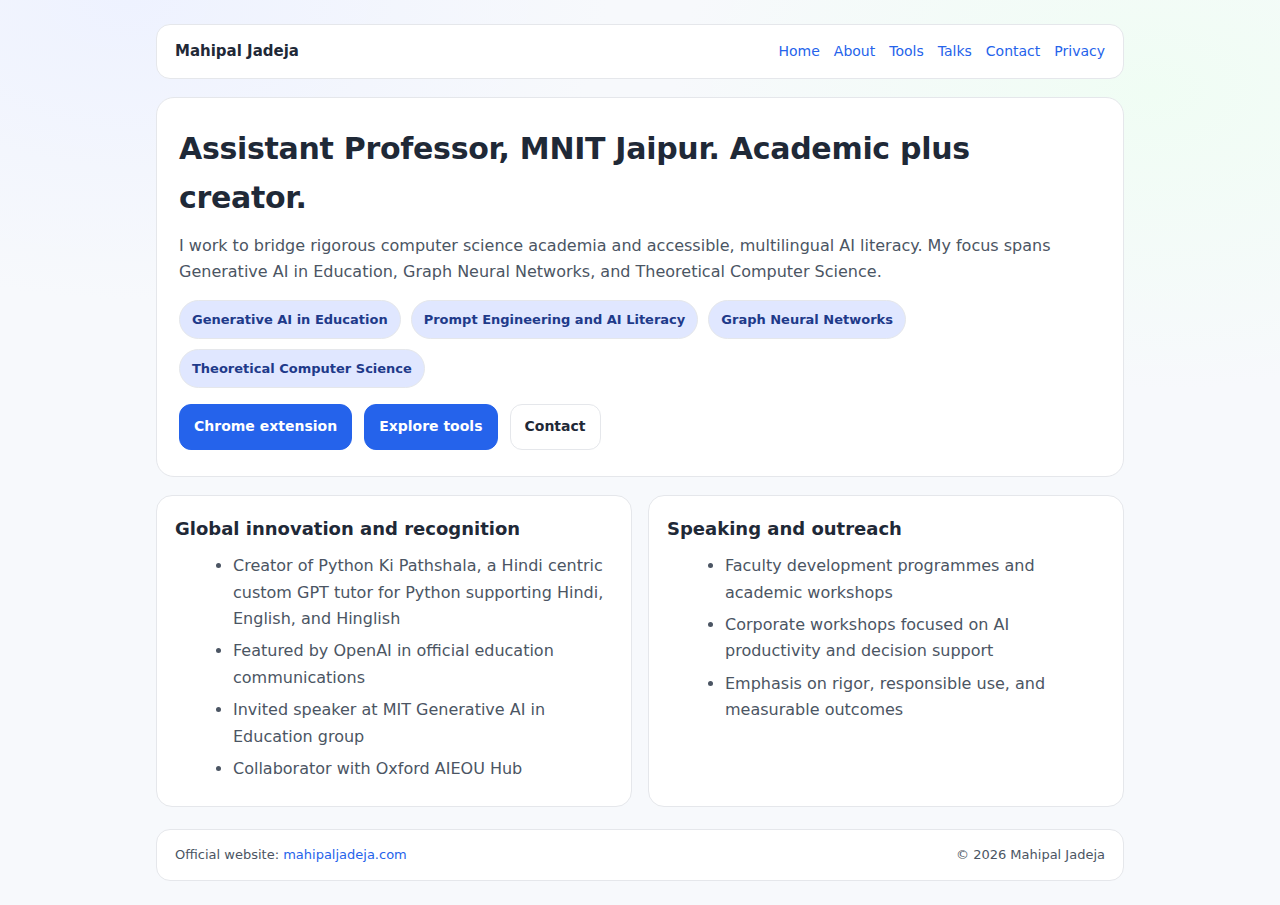
<file: index.html>
<!doctype html>
<html lang="en">
<head>
  <meta charset="utf-8">
  <meta name="viewport" content="width=device-width, initial-scale=1">
  <title>Mahipal Jadeja</title>
  <meta name="description" content="Mahipal Jadeja. Assistant Professor at MNIT Jaipur. Generative AI in Education, Graph Neural Networks, Theoretical Computer Science.">
  <link rel="stylesheet" href="assets/style.css">
</head>
<body>
  <div class="container">
    <div class="nav">
      <div class="brand">Mahipal Jadeja</div>
      <div class="links">
        <a href="index.html">Home</a>
        <a href="about.html">About</a>
        <a href="tools.html">Tools</a>
        <a href="talks.html">Talks</a>
        <a href="contact.html">Contact</a>
        <a href="privacy.html">Privacy</a>
        
      </div>
    </div>

    <div class="hero">
      <h1>Assistant Professor, MNIT Jaipur. Academic plus creator.</h1>
      <p>
        I work to bridge rigorous computer science academia and accessible, multilingual AI literacy.
        My focus spans Generative AI in Education, Graph Neural Networks, and Theoretical Computer Science.
      </p>

      <div class="badges">
        <div class="badge">Generative AI in Education</div>
        <div class="badge">Prompt Engineering and AI Literacy</div>
        <div class="badge">Graph Neural Networks</div>
        <div class="badge">Theoretical Computer Science</div>
      </div>

      <div class="cta">
        <a class="btn btnPrimary" href="extension.html">Chrome extension</a>
        <a class="btn btnPrimary" href="tools.html">Explore tools</a>
        <a class="btn" href="contact.html">Contact</a>
      </div>
    </div>

    <div class="grid">
      <div class="card">
        <h2>Global innovation and recognition</h2>
        <ul>
          <li>Creator of Python Ki Pathshala, a Hindi centric custom GPT tutor for Python supporting Hindi, English, and Hinglish</li>
          <li>Featured by OpenAI in official education communications</li>
          <li>Invited speaker at MIT Generative AI in Education group</li>
          <li>Collaborator with Oxford AIEOU Hub</li>
        </ul>
      </div>

      <div class="card">
        <h2>Speaking and outreach</h2>
        <ul>
          <li>Faculty development programmes and academic workshops</li>
          <li>Corporate workshops focused on AI productivity and decision support</li>
          <li>Emphasis on rigor, responsible use, and measurable outcomes</li>
        </ul>
      </div>
    </div>

    <div class="footer">
      <div>Official website: <a href="https://mahipaljadeja.com/" target="_blank" rel="noopener">mahipaljadeja.com</a></div>
      <div>© <span id="y"></span> Mahipal Jadeja</div>
    </div>
  </div>

  <script>
    document.getElementById("y").textContent = new Date().getFullYear();
  </script>
</body>
</html>
</file>
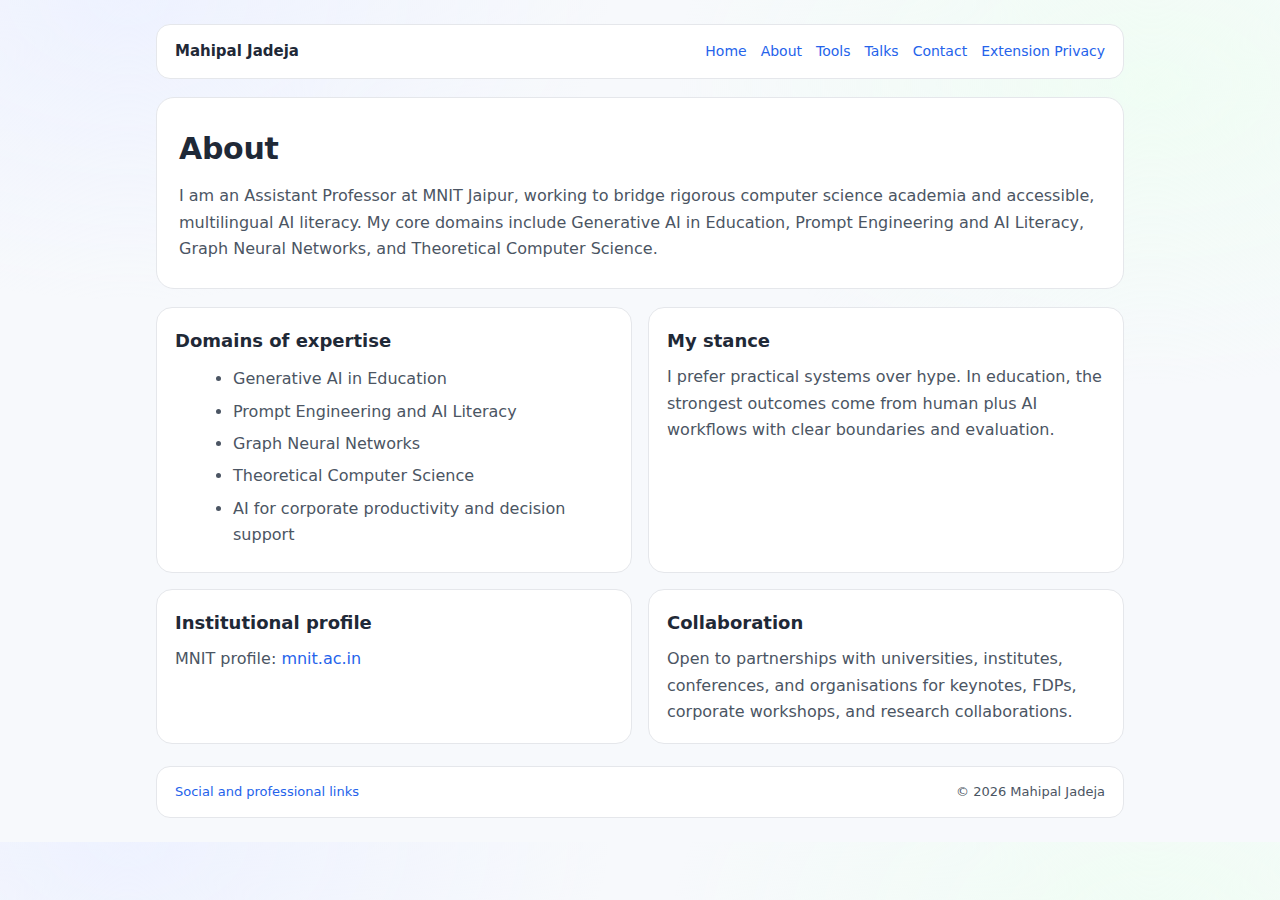
<file: about.html>
<!doctype html>
<html lang="en">
<head>
  <meta charset="utf-8">
  <meta name="viewport" content="width=device-width, initial-scale=1">
  <title>About | Mahipal Jadeja</title>
  <meta name="description" content="About Mahipal Jadeja. Assistant Professor at MNIT Jaipur. AI in education and graph learning.">
  <link rel="stylesheet" href="assets/style.css">
</head>
<body>
  <div class="container">
    <div class="nav">
      <div class="brand">Mahipal Jadeja</div>
      <div class="links">
        <a href="index.html">Home</a>
        <a href="about.html">About</a>
        <a href="tools.html">Tools</a>
        <a href="talks.html">Talks</a>
        <a href="contact.html">Contact</a>
           <a href="privacy.html">Extension Privacy</a>
      </div>
    </div>

    <div class="hero">
      <h1>About</h1>
      <p>
        I am an Assistant Professor at MNIT Jaipur, working to bridge rigorous computer science academia and accessible, multilingual AI literacy.
        My core domains include Generative AI in Education, Prompt Engineering and AI Literacy, Graph Neural Networks, and Theoretical Computer Science.
      </p>
    </div>

    <div class="grid">
      <div class="card">
        <h2>Domains of expertise</h2>
        <ul>
          <li>Generative AI in Education</li>
          <li>Prompt Engineering and AI Literacy</li>
          <li>Graph Neural Networks</li>
          <li>Theoretical Computer Science</li>
          <li>AI for corporate productivity and decision support</li>
        </ul>
      </div>

      <div class="card">
        <h2>My stance</h2>
        <p>
          I prefer practical systems over hype. In education, the strongest outcomes come from human plus AI workflows with clear boundaries and evaluation.
        </p>
      </div>

      <div class="card">
        <h2>Institutional profile</h2>
        <p>
          MNIT profile: <a href="https://mnit.ac.in/dept_cse/profile?fid=R6uP" target="_blank" rel="noopener">mnit.ac.in</a>
        </p>
      </div>

      <div class="card">
        <h2>Collaboration</h2>
        <p>
          Open to partnerships with universities, institutes, conferences, and organisations for keynotes, FDPs, corporate workshops, and research collaborations.
        </p>
      </div>
    </div>

    <div class="footer">
      <div><a href="contact.html">Social and professional links</a></div>
      <div>© <span id="y"></span> Mahipal Jadeja</div>
    </div>
  </div>

  <script>
    document.getElementById("y").textContent = new Date().getFullYear();
  </script>
</body>
</html>
</file>
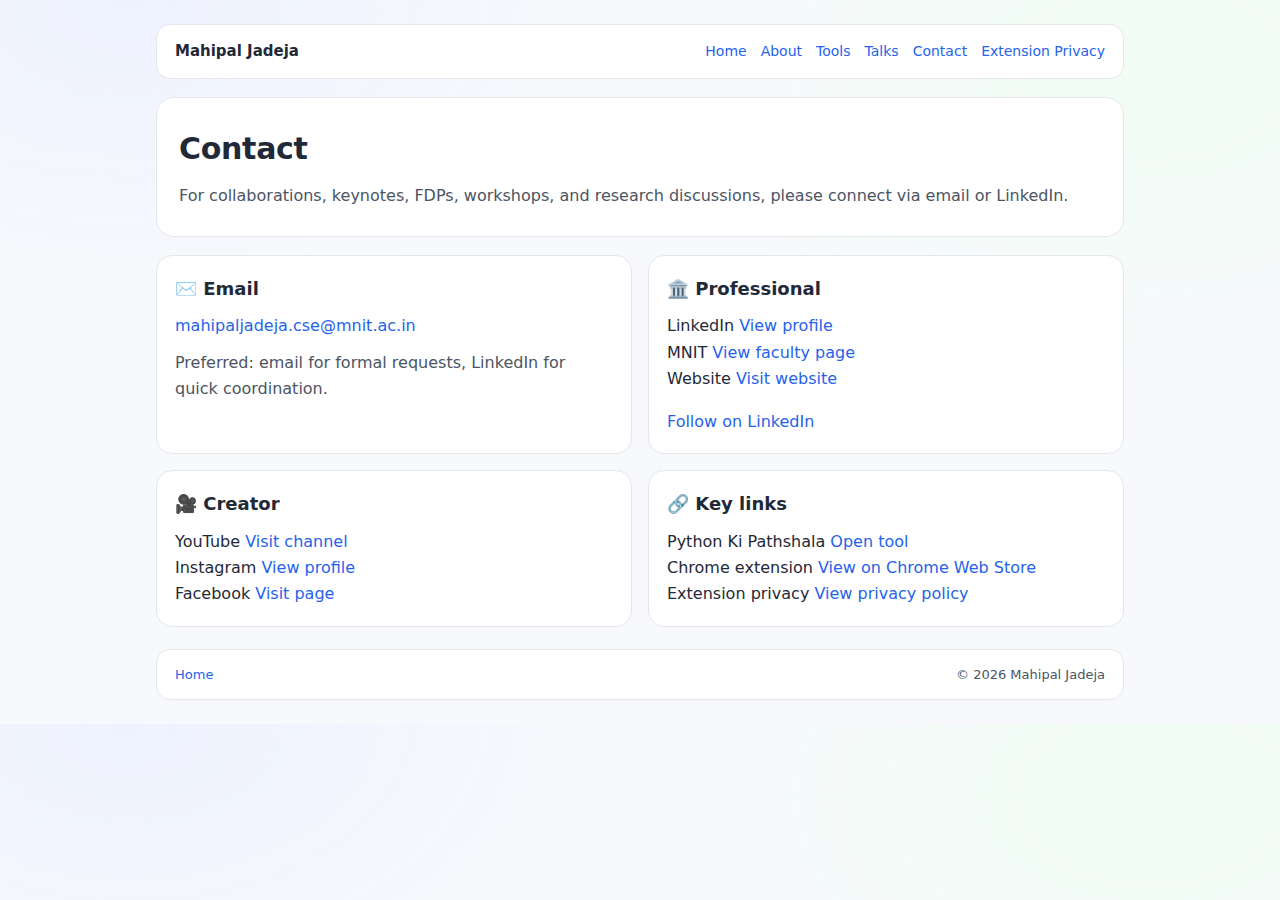
<file: contact.html>
<!doctype html>
<html lang="en">
<head>
  <meta charset="utf-8">
  <meta name="viewport" content="width=device-width, initial-scale=1">
  <title>Contact | Mahipal Jadeja</title>
  <meta name="description" content="Contact and official links for Mahipal Jadeja.">
  <link rel="stylesheet" href="assets/style.css">
</head>
<body>
  <div class="container">
    <div class="nav">
      <div class="brand">Mahipal Jadeja</div>
      <div class="links">
        <a href="index.html">Home</a>
        <a href="about.html">About</a>
        <a href="tools.html">Tools</a>
        <a href="talks.html">Talks</a>
        <a href="contact.html">Contact</a>
        <a href="privacy.html">Extension Privacy</a>
      </div>
    </div>

    <div class="hero">
      <h1>Contact</h1>
      <p>
        For collaborations, keynotes, FDPs, workshops, and research discussions, please connect via email or LinkedIn.
      </p>
    </div>

    <div class="grid">
      <div class="card">
        <h2>✉️ Email</h2>
        <p style="margin-top:10px;">
          <a href="mailto:mahipaljadeja.cse@mnit.ac.in">mahipaljadeja.cse@mnit.ac.in</a>
        </p>
        <p style="margin-top:10px;">
          Preferred: email for formal requests, LinkedIn for quick coordination.
        </p>
      </div>

      <div class="card">
        <h2>🏛️ Professional</h2>
        <div class="linklist" style="margin-top:10px;">
          <div>
            <span class="k">LinkedIn</span>
            <a href="https://www.linkedin.com/in/mahipal12/" target="_blank" rel="noopener">View profile</a>
          </div>
          <div>
            <span class="k">MNIT</span>
            <a href="https://mnit.ac.in/dept_cse/profile?fid=R6uP" target="_blank" rel="noopener">View faculty page</a>
          </div>
          <div>
            <span class="k">Website</span>
            <a href="https://mahipaljadeja.com/" target="_blank" rel="noopener">Visit website</a>
          </div>

          <div style="margin-top:16px;">
            <a class="libutton"
               href="https://www.linkedin.com/comm/mynetwork/discovery-see-all?usecase=PEOPLE_FOLLOWS&followMember=mahipal12"
               target="_blank" rel="noopener">
              Follow on LinkedIn
            </a>
          </div>
        </div>
      </div>

      <div class="card">
        <h2>🎥 Creator</h2>
        <div class="linklist" style="margin-top:10px;">
          <div>
            <span class="k">YouTube</span>
            <a href="https://www.youtube.com/channel/UCB-o1DLc_jwPGi0xbE4FsaA" target="_blank" rel="noopener">Visit channel</a>
          </div>
          <div>
            <span class="k">Instagram</span>
            <a href="https://instagram.com/drmahipaljadeja" target="_blank" rel="noopener">View profile</a>
          </div>
          <div>
            <span class="k">Facebook</span>
            <a href="https://facebook.com/mahipal.jadeja.5" target="_blank" rel="noopener">Visit page</a>
          </div>
        </div>
      </div>

      <div class="card">
        <h2>🔗 Key links</h2>
        <div class="linklist" style="margin-top:10px;">
          <div>
            <span class="k">Python Ki Pathshala</span>
            <a href="https://chatgpt.com/g/g-6791da315a0c8191a6772490a7091d89-python-ki-pathshala-hindi-english-friendly" target="_blank" rel="noopener">Open tool</a>
          </div>
          <div>
            <span class="k">Chrome extension</span>
            <a href="https://chromewebstore.google.com/detail/niajcmfjapmmhgfabfiglobnbbblmilb?utm_source=item-share-cb" target="_blank" rel="noopener">View on Chrome Web Store</a>
          </div>
          <div>
            <span class="k">Extension privacy</span>
            <a href="extension-privacy.html">View privacy policy</a>
          </div>
        </div>
      </div>
    </div>

    <div class="footer">
      <div><a href="index.html">Home</a></div>
      <div>© <span id="y"></span> Mahipal Jadeja</div>
    </div>
  </div>

  <script>
    document.getElementById("y").textContent = new Date().getFullYear();
  </script>
</body>
</html>
</file>
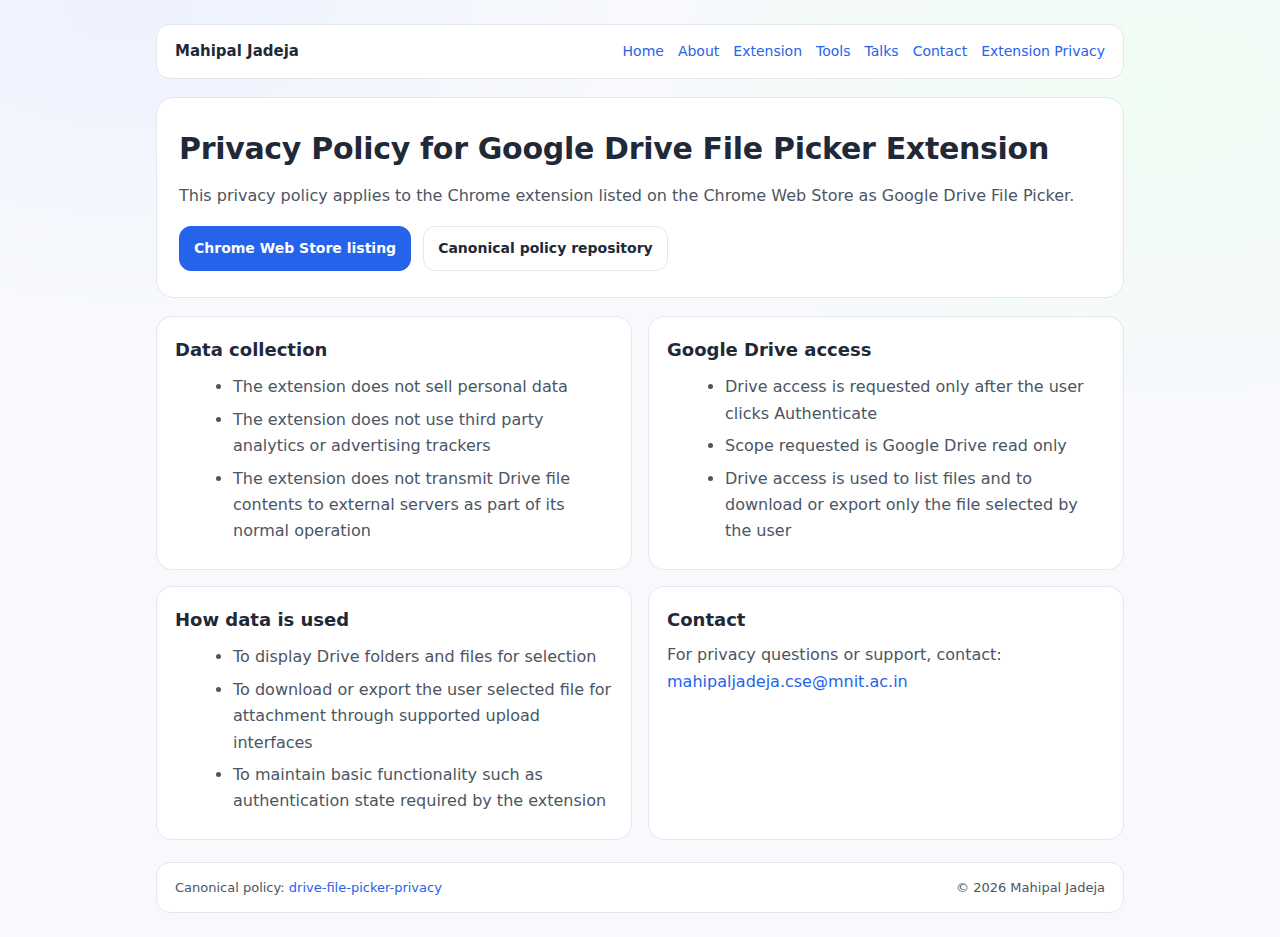
<file: extension-privacy.html>
<!doctype html>
<html lang="en">
<head>
  <meta charset="utf-8">
  <meta name="viewport" content="width=device-width, initial-scale=1">
  <title>Extension Privacy Policy | Mahipal Jadeja</title>
  <meta name="description" content="Privacy policy for Google Drive File Picker Chrome extension.">
  <link rel="stylesheet" href="assets/style.css">
</head>
<body>
  <div class="container">
    <div class="nav">
      <div class="brand">Mahipal Jadeja</div>
      <div class="links">
        <a href="index.html">Home</a>
        <a href="about.html">About</a>
        <a href="extension.html">Extension</a>
        <a href="tools.html">Tools</a>
        <a href="talks.html">Talks</a>
        <a href="contact.html">Contact</a>
        <a href="privacy.html">Extension Privacy</a>
      </div>
    </div>

    <div class="hero">
      <h1>Privacy Policy for Google Drive File Picker Extension</h1>
      <p>
        This privacy policy applies to the Chrome extension listed on the Chrome Web Store as Google Drive File Picker.
      </p>
      <div class="cta">
        <a class="btn btnPrimary" href="https://chromewebstore.google.com/detail/niajcmfjapmmhgfabfiglobnbbblmilb?utm_source=item-share-cb" target="_blank" rel="noopener">Chrome Web Store listing</a>
        <a class="btn" href="https://github.com/mjadeja816/drive-file-picker-privacy" target="_blank" rel="noopener">Canonical policy repository</a>
      </div>
    </div>

    <div class="grid">
      <div class="card">
        <h2>Data collection</h2>
        <ul>
          <li>The extension does not sell personal data</li>
          <li>The extension does not use third party analytics or advertising trackers</li>
          <li>The extension does not transmit Drive file contents to external servers as part of its normal operation</li>
        </ul>
      </div>

      <div class="card">
        <h2>Google Drive access</h2>
        <ul>
          <li>Drive access is requested only after the user clicks Authenticate</li>
          <li>Scope requested is Google Drive read only</li>
          <li>Drive access is used to list files and to download or export only the file selected by the user</li>
        </ul>
      </div>

      <div class="card">
        <h2>How data is used</h2>
        <ul>
          <li>To display Drive folders and files for selection</li>
          <li>To download or export the user selected file for attachment through supported upload interfaces</li>
          <li>To maintain basic functionality such as authentication state required by the extension</li>
        </ul>
      </div>

      <div class="card">
        <h2>Contact</h2>
        <p>
          For privacy questions or support, contact:
          <a href="mailto:mahipaljadeja.cse@mnit.ac.in">mahipaljadeja.cse@mnit.ac.in</a>
        </p>
      </div>
    </div>

    <div class="footer">
      <div>Canonical policy: <a href="https://github.com/mjadeja816/drive-file-picker-privacy" target="_blank" rel="noopener">drive-file-picker-privacy</a></div>
      <div>© <span id="y"></span> Mahipal Jadeja</div>
    </div>
  </div>

  <script>
    document.getElementById("y").textContent = new Date().getFullYear();
  </script>
</body>
</html>
</file>
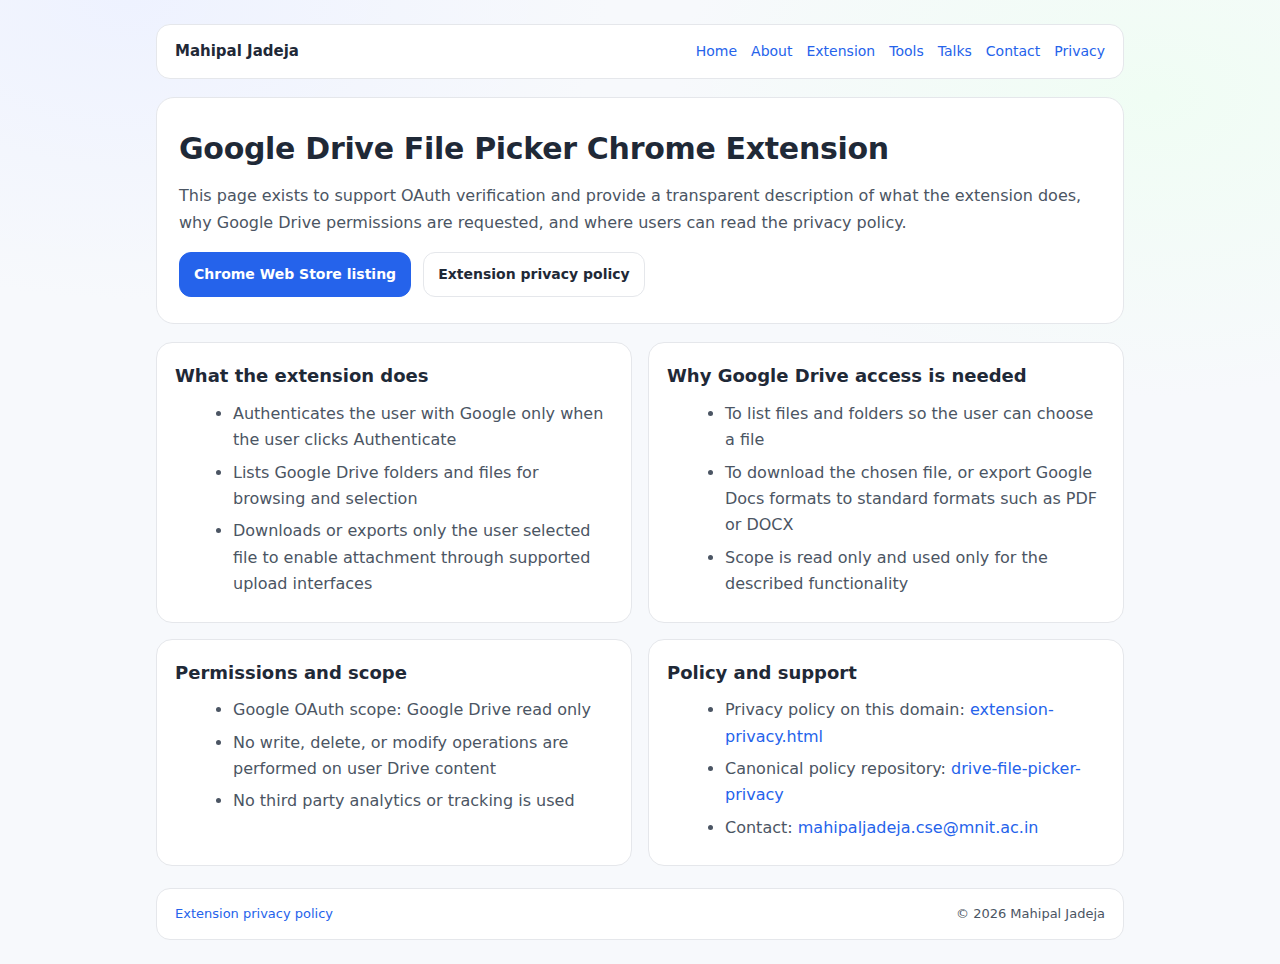
<file: extension.html>
<!doctype html>
<html lang="en">
<head>
  <meta charset="utf-8">
  <meta name="viewport" content="width=device-width, initial-scale=1">
  <title>Chrome Extension | Mahipal Jadeja</title>
  <meta name="description" content="Google Drive File Picker Chrome extension. OAuth verification information, permissions, and policy links.">
  <link rel="stylesheet" href="assets/style.css">
</head>
<body>
  <div class="container">
    <div class="nav">
      <div class="brand">Mahipal Jadeja</div>
      <div class="links">
        <a href="index.html">Home</a>
        <a href="about.html">About</a>
        <a href="extension.html">Extension</a>
        <a href="tools.html">Tools</a>
        <a href="talks.html">Talks</a>
        <a href="contact.html">Contact</a>
        <a href="privacy.html">Privacy</a>
      </div>
    </div>

    <div class="hero">
      <h1>Google Drive File Picker Chrome Extension</h1>
      <p>
        This page exists to support OAuth verification and provide a transparent description of what the extension does,
        why Google Drive permissions are requested, and where users can read the privacy policy.
      </p>
      <div class="cta">
        <a class="btn btnPrimary" href="https://chromewebstore.google.com/detail/niajcmfjapmmhgfabfiglobnbbblmilb?utm_source=item-share-cb" target="_blank" rel="noopener">Chrome Web Store listing</a>
        <a class="btn" href="extension-privacy.html">Extension privacy policy</a>
      </div>
    </div>

    <div class="grid">
      <div class="card">
        <h2>What the extension does</h2>
        <ul>
          <li>Authenticates the user with Google only when the user clicks Authenticate</li>
          <li>Lists Google Drive folders and files for browsing and selection</li>
          <li>Downloads or exports only the user selected file to enable attachment through supported upload interfaces</li>
        </ul>
      </div>

      <div class="card">
        <h2>Why Google Drive access is needed</h2>
        <ul>
          <li>To list files and folders so the user can choose a file</li>
          <li>To download the chosen file, or export Google Docs formats to standard formats such as PDF or DOCX</li>
          <li>Scope is read only and used only for the described functionality</li>
        </ul>
      </div>

      <div class="card">
        <h2>Permissions and scope</h2>
        <ul>
          <li>Google OAuth scope: Google Drive read only</li>
          <li>No write, delete, or modify operations are performed on user Drive content</li>
          <li>No third party analytics or tracking is used</li>
        </ul>
      </div>

      <div class="card">
        <h2>Policy and support</h2>
        <ul>
          <li>Privacy policy on this domain: <a href="extension-privacy.html">extension-privacy.html</a></li>
          <li>Canonical policy repository: <a href="https://github.com/mjadeja816/drive-file-picker-privacy" target="_blank" rel="noopener">drive-file-picker-privacy</a></li>
          <li>Contact: <a href="mailto:mahipaljadeja.cse@mnit.ac.in">mahipaljadeja.cse@mnit.ac.in</a></li>
        </ul>
      </div>
    </div>

    <div class="footer">
      <div><a href="extension-privacy.html">Extension privacy policy</a></div>
      <div>© <span id="y"></span> Mahipal Jadeja</div>
    </div>
  </div>

  <script>
    document.getElementById("y").textContent = new Date().getFullYear();
  </script>
</body>
</html>
</file>
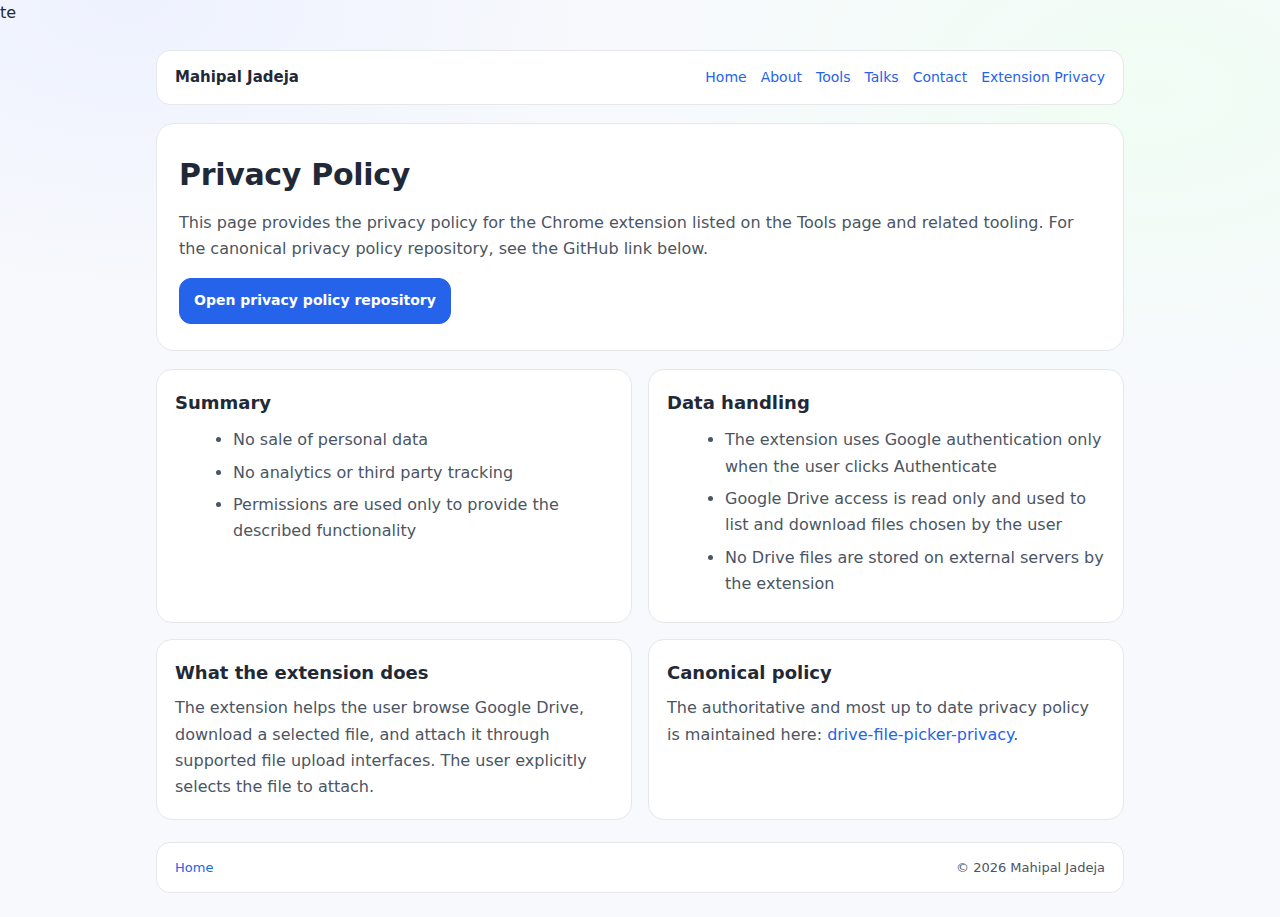
<file: privacy.html>
te<!doctype html>
<html lang="en">
<head>
  <meta charset="utf-8">
  <meta name="viewport" content="width=device-width, initial-scale=1">
  <title>Privacy Policy | Mahipal Jadeja</title>
  <meta name="description" content="Privacy policy for Mahipal Jadeja tools and Chrome extension.">
  <link rel="stylesheet" href="assets/style.css">
</head>
<body>
  <div class="container">
    <div class="nav">
      <div class="brand">Mahipal Jadeja</div>
      <div class="links">
        <a href="index.html">Home</a>
        <a href="about.html">About</a>
        <a href="tools.html">Tools</a>
        <a href="talks.html">Talks</a>
        <a href="contact.html">Contact</a>
        <a href="privacy.html">Extension Privacy</a>
      </div>
    </div>

    <div class="hero">
      <h1>Privacy Policy</h1>
      <p>
        This page provides the privacy policy for the Chrome extension listed on the Tools page and related tooling.
        For the canonical privacy policy repository, see the GitHub link below.
      </p>
      <div class="cta">
        <a class="btn btnPrimary" href="https://github.com/mjadeja816/drive-file-picker-privacy" target="_blank" rel="noopener">Open privacy policy repository</a>
      </div>
    </div>

    <div class="grid">
      <div class="card">
        <h2>Summary</h2>
        <ul>
          <li>No sale of personal data</li>
          <li>No analytics or third party tracking</li>
          <li>Permissions are used only to provide the described functionality</li>
        </ul>
      </div>

      <div class="card">
        <h2>Data handling</h2>
        <ul>
          <li>The extension uses Google authentication only when the user clicks Authenticate</li>
          <li>Google Drive access is read only and used to list and download files chosen by the user</li>
          <li>No Drive files are stored on external servers by the extension</li>
        </ul>
      </div>

      <div class="card">
        <h2>What the extension does</h2>
        <p>
          The extension helps the user browse Google Drive, download a selected file, and attach it through supported file upload interfaces.
          The user explicitly selects the file to attach.
        </p>
      </div>

      <div class="card">
        <h2>Canonical policy</h2>
        <p>
          The authoritative and most up to date privacy policy is maintained here:
          <a href="https://github.com/mjadeja816/drive-file-picker-privacy" target="_blank" rel="noopener">drive-file-picker-privacy</a>.
        </p>
      </div>
    </div>

    <div class="footer">
      <div><a href="index.html">Home</a></div>
      <div>© <span id="y"></span> Mahipal Jadeja</div>
    </div>
  </div>

  <script>
    document.getElementById("y").textContent = new Date().getFullYear();
  </script>
</body>
</html>
</file>
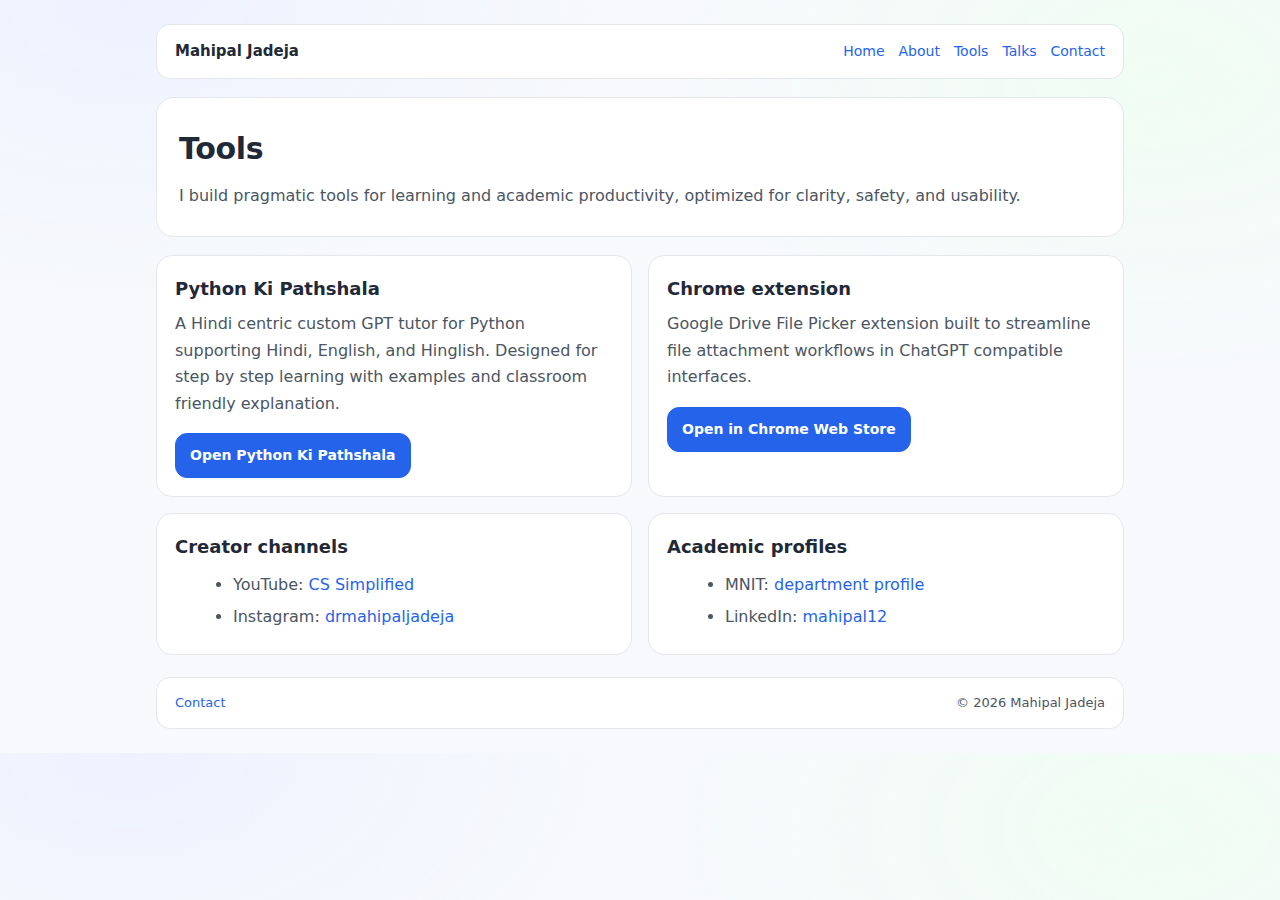
<file: talks.html>
<!doctype html>
<html lang="en">
<head>
  <meta charset="utf-8">
  <meta name="viewport" content="width=device-width, initial-scale=1">
  <title>Tools | Mahipal Jadeja</title>
  <meta name="description" content="Tools by Mahipal Jadeja: Python Ki Pathshala and Chrome extension.">
  <link rel="stylesheet" href="assets/style.css">
</head>
<body>
  <div class="container">
    <div class="nav">
      <div class="brand">Mahipal Jadeja</div>
      <div class="links">
        <a href="index.html">Home</a>
        <a href="about.html">About</a>
        <a href="tools.html">Tools</a>
        <a href="talks.html">Talks</a>
        <a href="contact.html">Contact</a>
      </div>
    </div>

    <div class="hero">
      <h1>Tools</h1>
      <p>
        I build pragmatic tools for learning and academic productivity, optimized for clarity, safety, and usability.
      </p>
    </div>

    <div class="grid">
      <div class="card">
        <h2>Python Ki Pathshala</h2>
        <p>
          A Hindi centric custom GPT tutor for Python supporting Hindi, English, and Hinglish.
          Designed for step by step learning with examples and classroom friendly explanation.
        </p>
        <div class="cta">
          <a class="btn btnPrimary" href="https://chatgpt.com/g/g-6791da315a0c8191a6772490a7091d89-python-ki-pathshala-hindi-english-friendly" target="_blank" rel="noopener">Open Python Ki Pathshala</a>
        </div>
      </div>

      <div class="card">
        <h2>Chrome extension</h2>
        <p>
          Google Drive File Picker extension built to streamline file attachment workflows in ChatGPT compatible interfaces.
        </p>
        <div class="cta">
          <a class="btn btnPrimary" href="https://chromewebstore.google.com/detail/niajcmfjapmmhgfabfiglobnbbblmilb?utm_source=item-share-cb" target="_blank" rel="noopener">Open in Chrome Web Store</a>
        </div>
      </div>

      <div class="card">
        <h2>Creator channels</h2>
        <ul>
          <li>YouTube: <a href="https://www.youtube.com/channel/UCB-o1DLc_jwPGi0xbE4FsaA" target="_blank" rel="noopener">CS Simplified</a></li>
          <li>Instagram: <a href="https://instagram.com/drmahipaljadeja" target="_blank" rel="noopener">drmahipaljadeja</a></li>
        </ul>
      </div>

      <div class="card">
        <h2>Academic profiles</h2>
        <ul>
          <li>MNIT: <a href="https://mnit.ac.in/dept_cse/profile?fid=R6uP" target="_blank" rel="noopener">department profile</a></li>
          <li>LinkedIn: <a href="https://www.linkedin.com/in/mahipal12/" target="_blank" rel="noopener">mahipal12</a></li>
        </ul>
      </div>
    </div>

    <div class="footer">
      <div><a href="contact.html">Contact</a></div>
      <div>© <span id="y"></span> Mahipal Jadeja</div>
    </div>
  </div>

  <script>
    document.getElementById("y").textContent = new Date().getFullYear();
  </script>
</body>
</html>
</file>
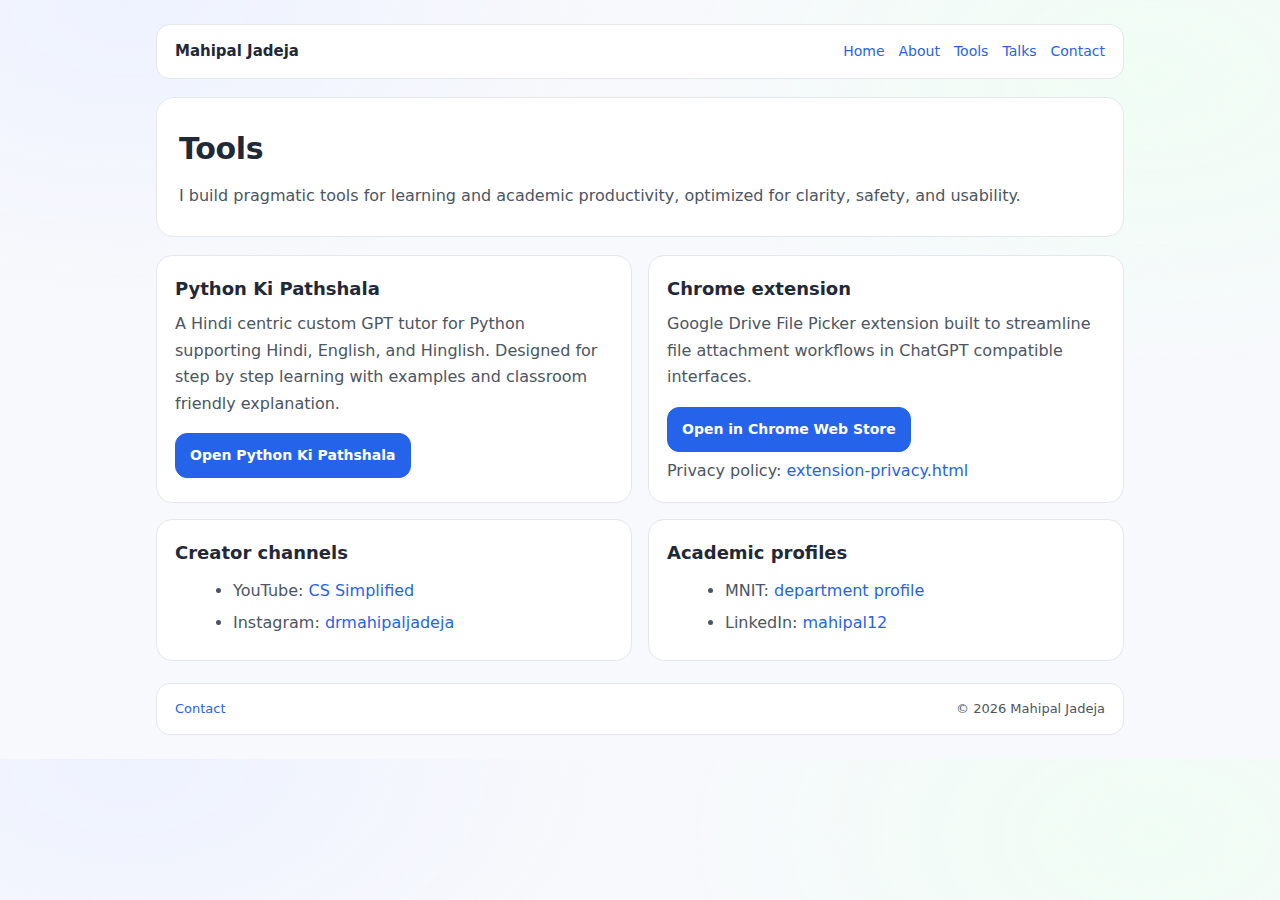
<file: tools.html>
<!doctype html>
<html lang="en">
<head>
  <meta charset="utf-8">
  <meta name="viewport" content="width=device-width, initial-scale=1">
  <title>Tools | Mahipal Jadeja</title>
  <meta name="description" content="Tools by Mahipal Jadeja: Python Ki Pathshala and Chrome extension.">
  <link rel="stylesheet" href="assets/style.css">
</head>
<body>
  <div class="container">
    <div class="nav">
      <div class="brand">Mahipal Jadeja</div>
      <div class="links">
        <a href="index.html">Home</a>
        <a href="about.html">About</a>
        <a href="tools.html">Tools</a>
        <a href="talks.html">Talks</a>
        <a href="contact.html">Contact</a>
      </div>
    </div>

    <div class="hero">
      <h1>Tools</h1>
      <p>
        I build pragmatic tools for learning and academic productivity, optimized for clarity, safety, and usability.
      </p>
    </div>

    <div class="grid">
      <div class="card">
        <h2>Python Ki Pathshala</h2>
        <p>
          A Hindi centric custom GPT tutor for Python supporting Hindi, English, and Hinglish.
          Designed for step by step learning with examples and classroom friendly explanation.
        </p>
        <div class="cta">
          <a class="btn btnPrimary" href="https://chatgpt.com/g/g-6791da315a0c8191a6772490a7091d89-python-ki-pathshala-hindi-english-friendly" target="_blank" rel="noopener">Open Python Ki Pathshala</a>
        </div>
      </div>

      <div class="card">
        <h2>Chrome extension</h2>
        
        <p>
          Google Drive File Picker extension built to streamline file attachment workflows in ChatGPT compatible interfaces.
        </p>
        <div class="cta">
          <a class="btn btnPrimary" href="https://chromewebstore.google.com/detail/niajcmfjapmmhgfabfiglobnbbblmilb?utm_source=item-share-cb" target="_blank" rel="noopener">Open in Chrome Web Store</a>
        </div>
        <p>Privacy policy: <a href="extension-privacy.html">extension-privacy.html</a></p>
      </div>

      <div class="card">
        <h2>Creator channels</h2>
        <ul>
          <li>YouTube: <a href="https://www.youtube.com/channel/UCB-o1DLc_jwPGi0xbE4FsaA" target="_blank" rel="noopener">CS Simplified</a></li>
          <li>Instagram: <a href="https://instagram.com/drmahipaljadeja" target="_blank" rel="noopener">drmahipaljadeja</a></li>
        </ul>
      </div>

      <div class="card">
        <h2>Academic profiles</h2>
        <ul>
          <li>MNIT: <a href="https://mnit.ac.in/dept_cse/profile?fid=R6uP" target="_blank" rel="noopener">department profile</a></li>
          <li>LinkedIn: <a href="https://www.linkedin.com/in/mahipal12/" target="_blank" rel="noopener">mahipal12</a></li>
        </ul>
      </div>
    </div>

    <div class="footer">
      <div><a href="contact.html">Contact</a></div>
      <div>© <span id="y"></span> Mahipal Jadeja</div>
    </div>
  </div>

  <script>
    document.getElementById("y").textContent = new Date().getFullYear();
  </script>
</body>
</html>
</file>
<file: assets/style.css>
:root{
  --bg:#f7f9fc;
  --panel:#ffffff;
  --text:#1f2937;
  --muted:#4b5563;
  --line:#e5e7eb;
  --accent:#2563eb;
  --accentSoft:#e0e7ff;
}

*{box-sizing:border-box}
html,body{margin:0;padding:0}

body{
  font-family: system-ui, -apple-system, Segoe UI, Roboto, Arial, sans-serif;
  background:
    radial-gradient(800px 500px at 10% 0%, #eef2ff, transparent 60%),
    radial-gradient(800px 500px at 90% 10%, #f0fdf4, transparent 60%),
    var(--bg);
  color:var(--text);
  line-height:1.65;
}

a{
  color:var(--accent);
  text-decoration:none;
}
a:hover{text-decoration:underline}

.container{
  max-width:1000px;
  margin:0 auto;
  padding:24px 16px;
}

.nav{
  display:flex;
  align-items:center;
  justify-content:space-between;
  gap:12px;
  padding:14px 18px;
  border:1px solid var(--line);
  background:var(--panel);
  border-radius:14px;
}

.brand{
  font-weight:800;
  font-size:15px;
}

.links{
  display:flex;
  flex-wrap:wrap;
  gap:14px;
  font-size:14px;
}

.hero{
  margin-top:18px;
  padding:26px 22px;
  border:1px solid var(--line);
  background:var(--panel);
  border-radius:18px;
}

h1{
  margin:0 0 10px 0;
  font-size:30px;
  letter-spacing:-0.3px;
}

h2{
  margin:0 0 8px 0;
  font-size:18px;
}

p{
  margin:0;
  color:var(--muted);
}

.grid{
  margin-top:18px;
  display:grid;
  gap:16px;
  grid-template-columns: repeat(12, 1fr);
}

.card{
  grid-column: span 6;
  border:1px solid var(--line);
  background:var(--panel);
  border-radius:16px;
  padding:18px 18px;
}

.card p{margin-top:6px}

ul{
  margin:10px 0 0 18px;
  color:var(--muted);
}

li{margin:6px 0}

.badges{
  margin-top:14px;
  display:flex;
  flex-wrap:wrap;
  gap:10px;
}

.badge{
  padding:8px 12px;
  border-radius:999px;
  border:1px solid var(--line);
  background:var(--accentSoft);
  font-size:13px;
  color:#1e3a8a;
  font-weight:600;
}

.cta{
  margin-top:16px;
  display:flex;
  flex-wrap:wrap;
  gap:12px;
}

.btn{
  display:inline-block;
  padding:10px 14px;
  border-radius:12px;
  border:1px solid var(--line);
  background:#ffffff;
  color:var(--text);
  font-weight:700;
  font-size:14px;
}

.btnPrimary{
  background:var(--accent);
  color:#ffffff;
  border-color:var(--accent);
}

.btnPrimary:hover{
  background:#1d4ed8;
}

.footer{
  margin-top:22px;
  padding:14px 18px;
  border:1px solid var(--line);
  background:var(--panel);
  border-radius:14px;
  color:var(--muted);
  font-size:13px;
  display:flex;
  flex-wrap:wrap;
  justify-content:space-between;
  gap:10px;
}

@media (max-width: 900px){
  .card{grid-column: span 12}
}
</file>
